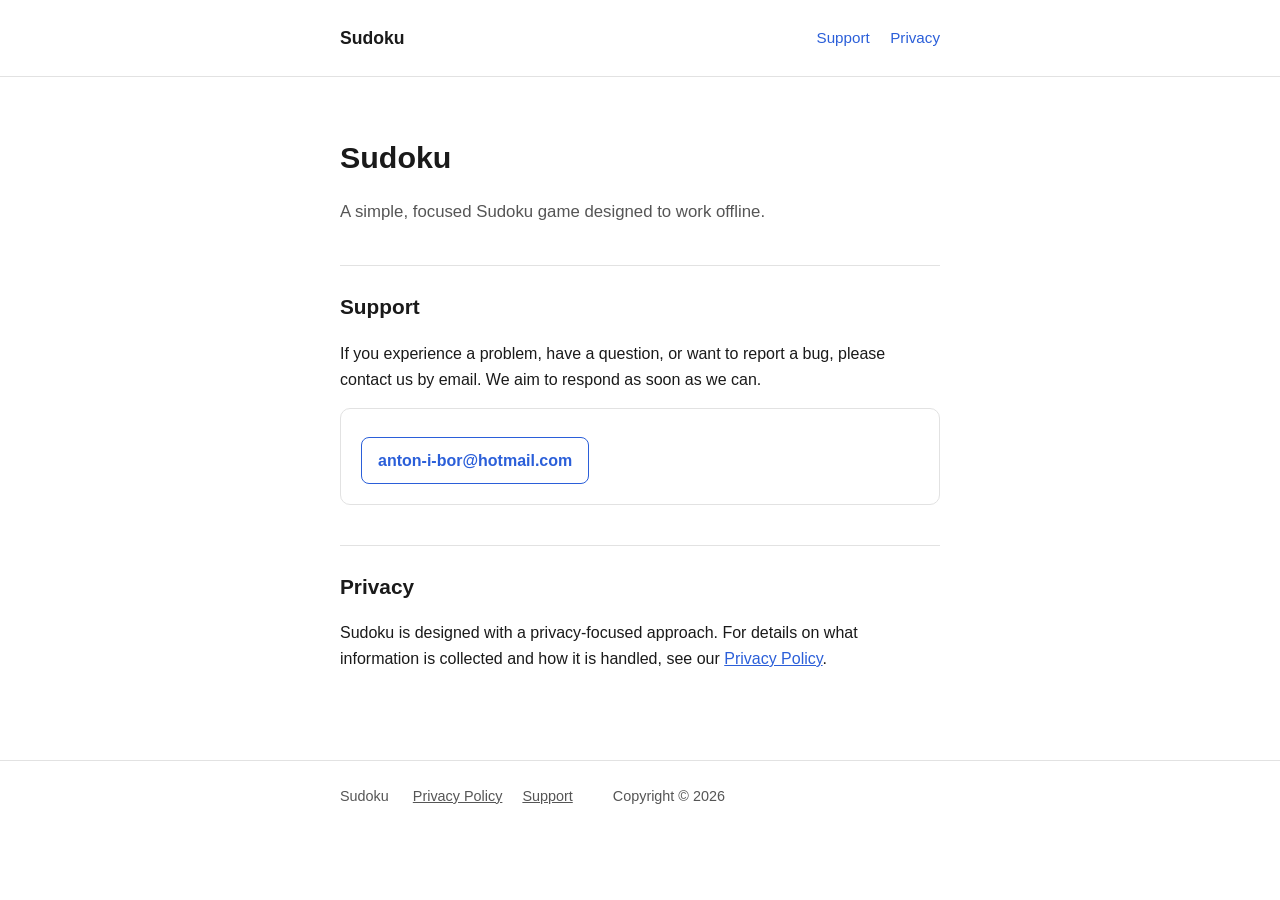
<file: index.html>
<!DOCTYPE html>
<html lang="en">
<head>
<meta charset="UTF-8">
<meta name="viewport" content="width=device-width, initial-scale=1">
<title>Sudoku — Support</title>
<meta name="description" content="Support and contact information for the Sudoku app, a simple, focused Sudoku game designed to work offline.">
<link rel="canonical" href="https://KlasseBrasse.github.io/sudoku-support/">
<link rel="stylesheet" href="style.css">
</head>
<body>
<header class="site-header">
  <div class="wrap">
    <a class="brand" href="index.html">Sudoku</a>
    <nav class="site-nav" aria-label="Primary">
      <a href="index.html">Support</a>
      <a href="privacy.html">Privacy</a>
    </nav>
  </div>
</header>

<main>
  <div class="wrap">
    <h1>Sudoku</h1>
    <p class="lead">A simple, focused Sudoku game designed to work offline.</p>

    <h2 id="support">Support</h2>
    <p>
      If you experience a problem, have a question, or want to report a bug,
      please contact us by email. We aim to respond as soon as we can.
    </p>
    <div class="card">
      <a class="email-link" href="mailto:anton-i-bor@hotmail.com">anton-i-bor@hotmail.com</a>
    </div>

    <h2 id="privacy">Privacy</h2>
    <p>
      Sudoku is designed with a privacy-focused approach. For details on what
      information is collected and how it is handled, see our
      <a href="privacy.html">Privacy Policy</a>.
    </p>
  </div>
</main>

<footer class="site-footer">
  <div class="wrap">
    <span>Sudoku</span>
    <nav aria-label="Footer">
      <a href="privacy.html">Privacy Policy</a>
      <a href="index.html#support">Support</a>
    </nav>
    <span>Copyright © 2026</span>
  </div>
</footer>
</body>
</html>
</file>
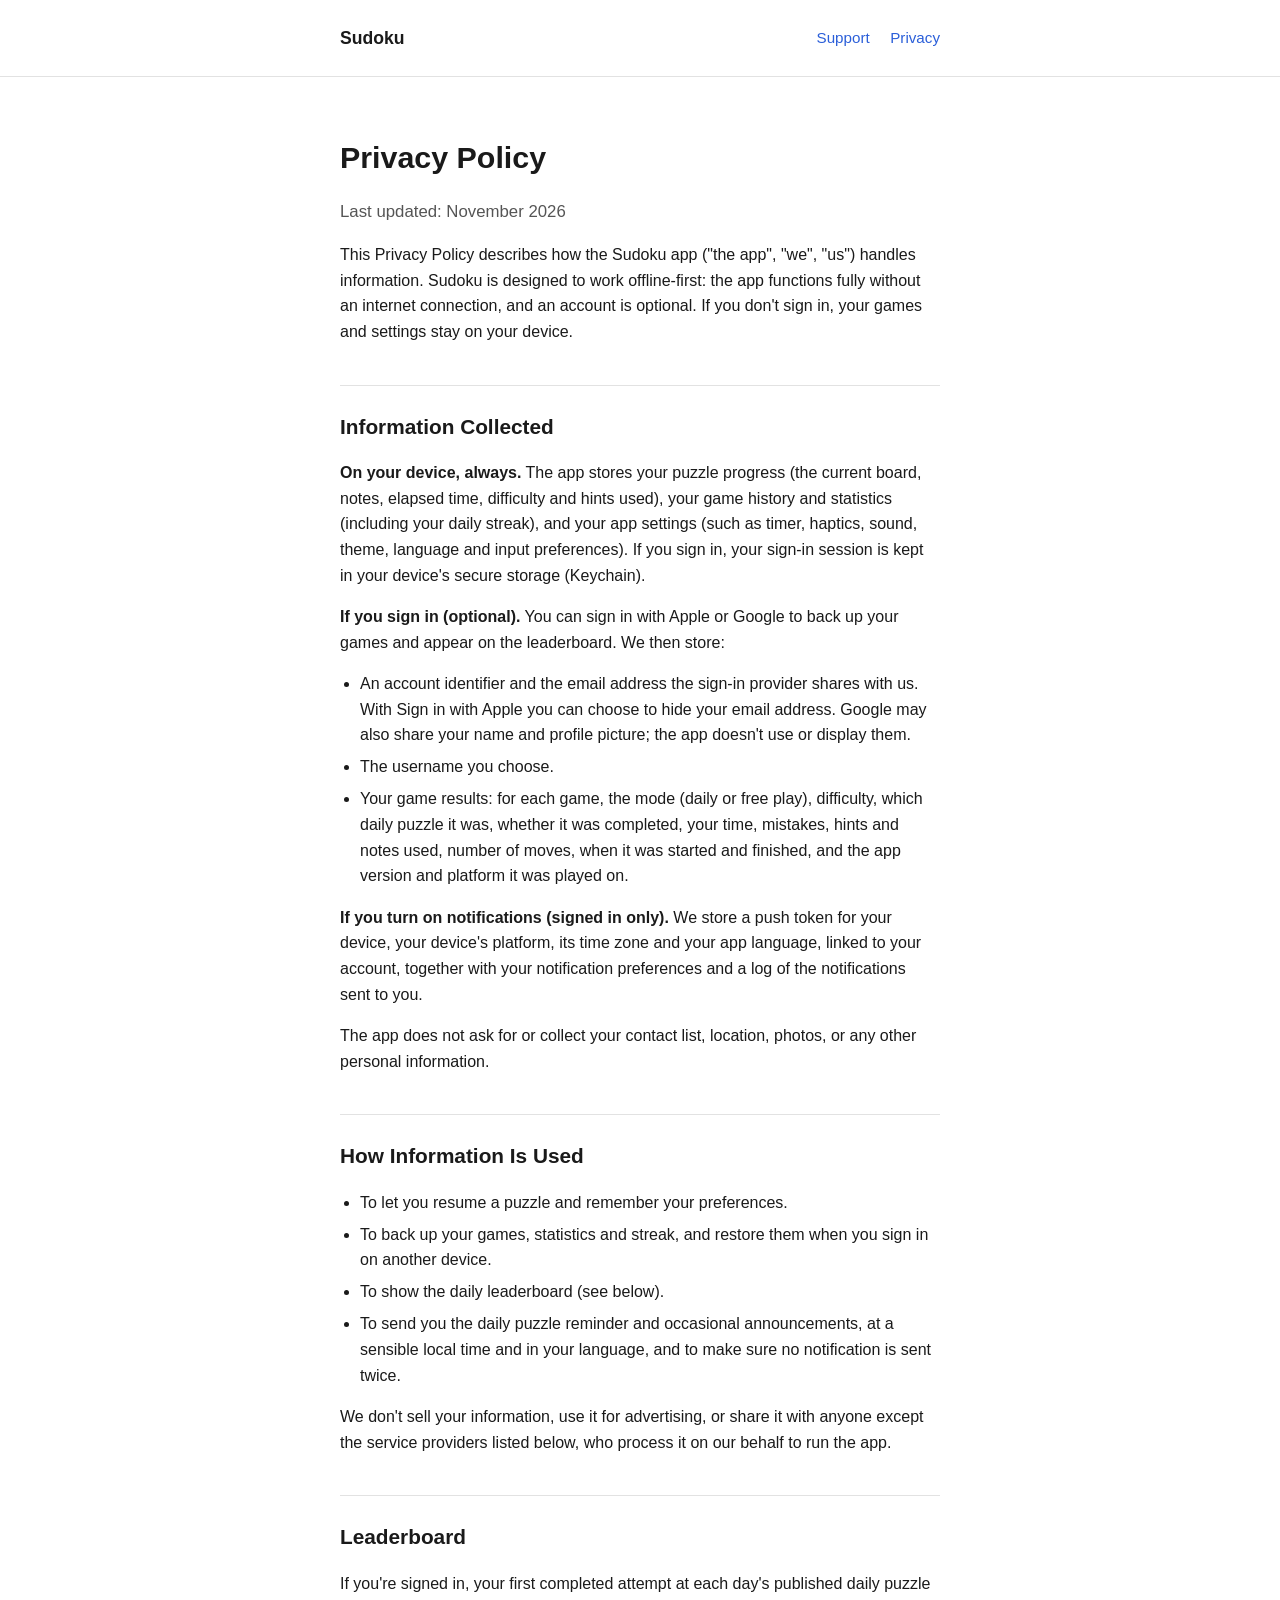
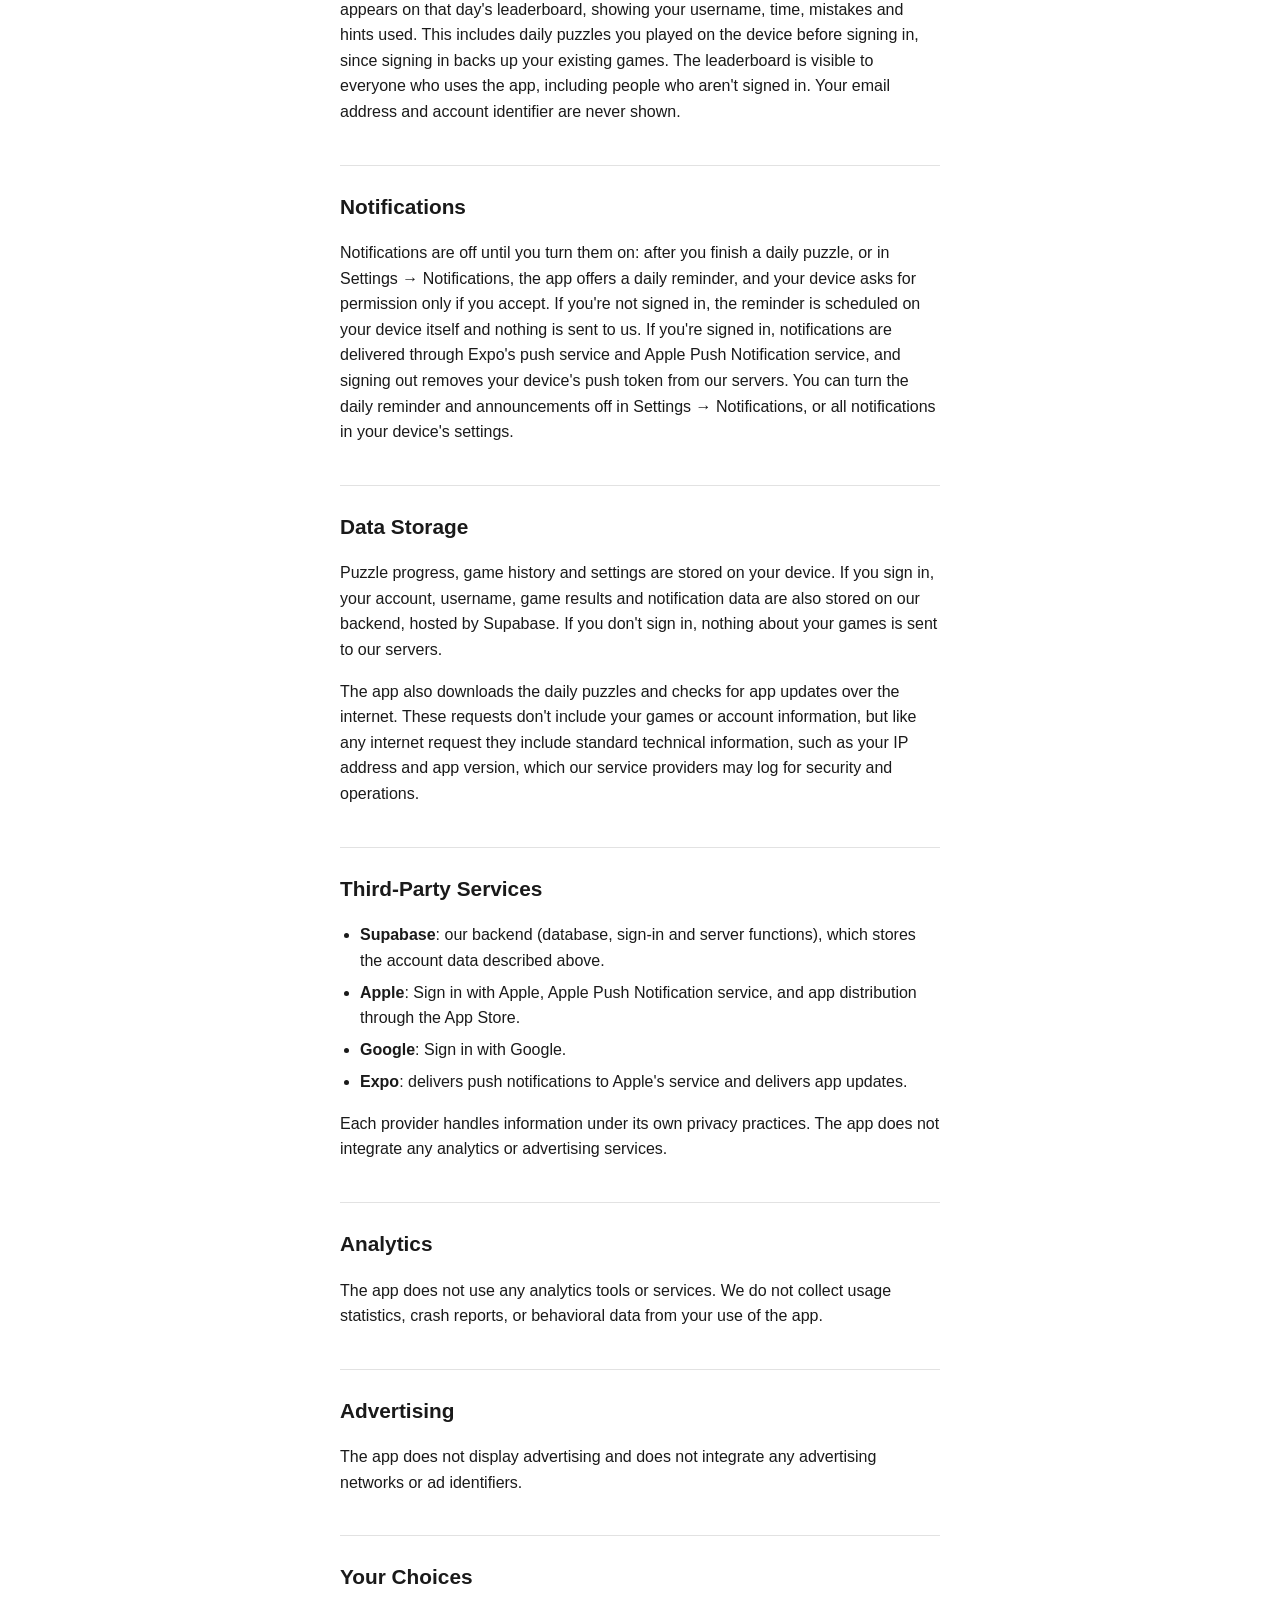
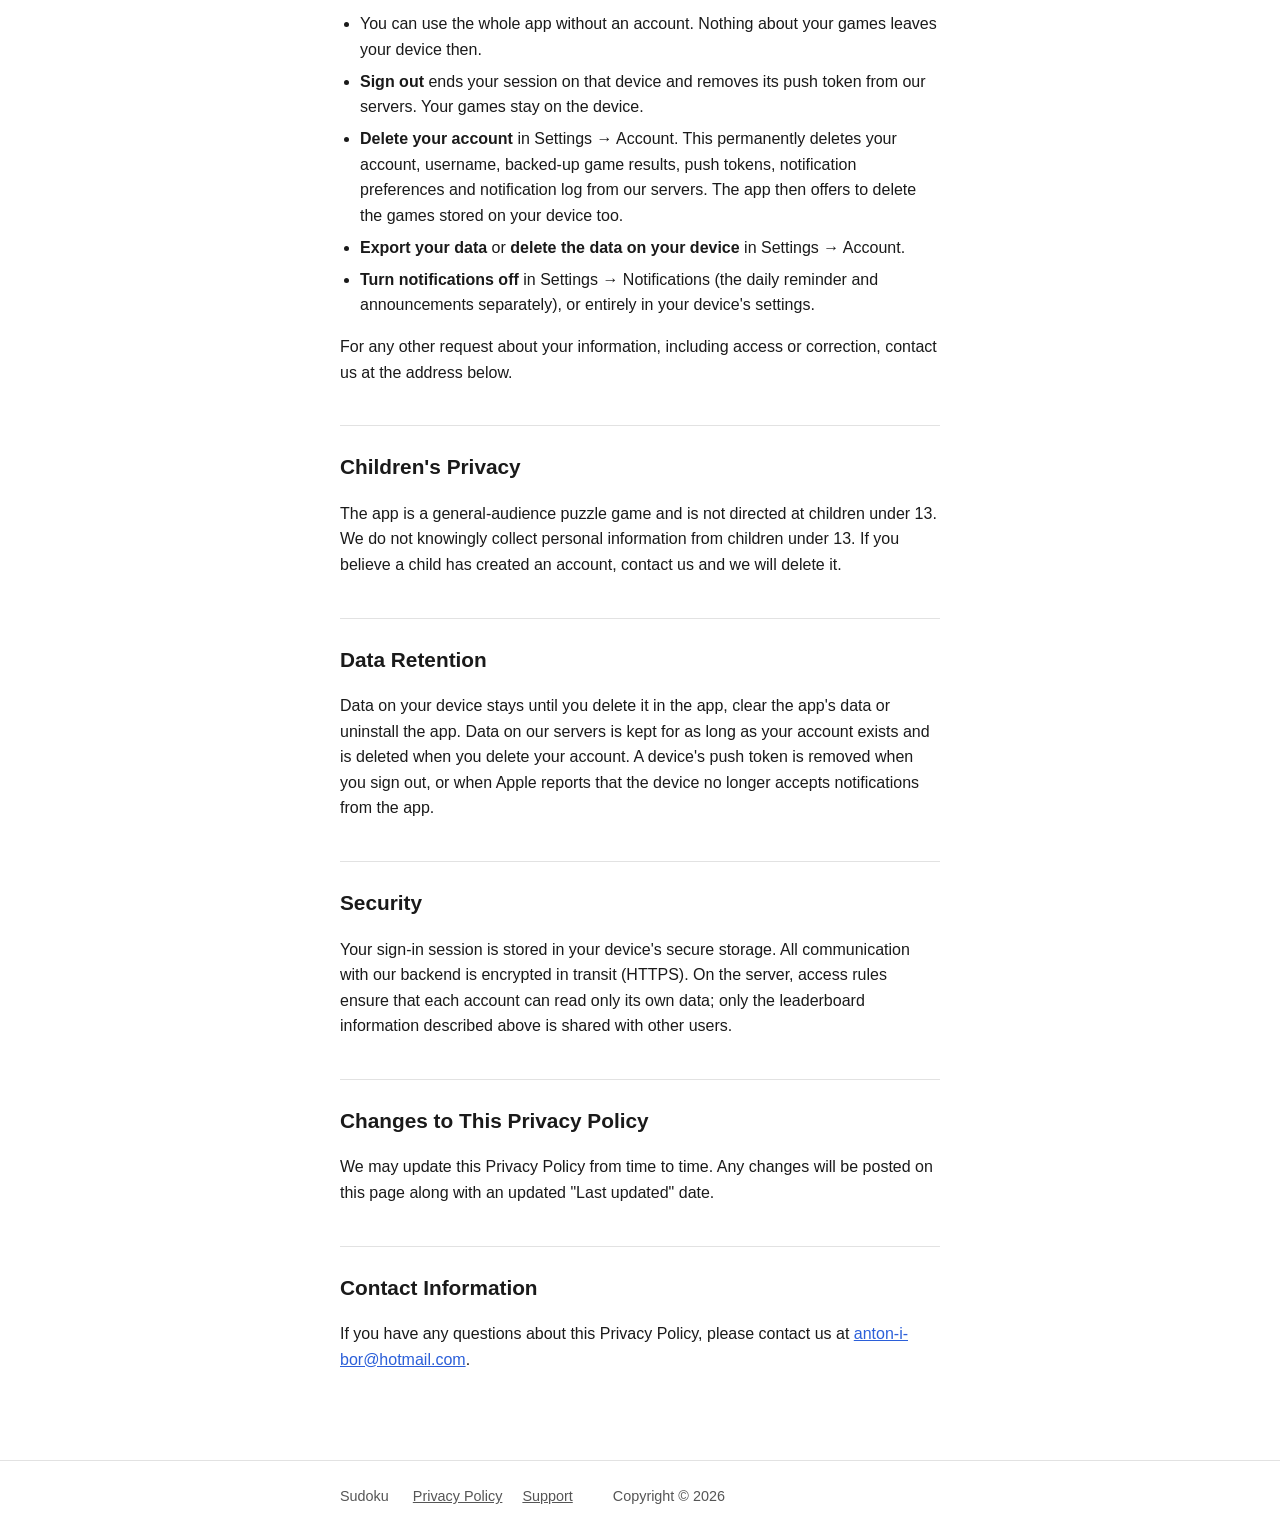
<file: privacy.html>
<!DOCTYPE html>
<html lang="en">
<head>
<meta charset="UTF-8">
<meta name="viewport" content="width=device-width, initial-scale=1">
<title>Sudoku — Privacy Policy</title>
<meta name="description" content="Privacy Policy for the Sudoku app.">
<link rel="canonical" href="https://KlasseBrasse.github.io/sudoku-support/privacy.html">
<link rel="stylesheet" href="style.css">
</head>
<body>
<header class="site-header">
  <div class="wrap">
    <a class="brand" href="index.html">Sudoku</a>
    <nav class="site-nav" aria-label="Primary">
      <a href="index.html">Support</a>
      <a href="privacy.html">Privacy</a>
    </nav>
  </div>
</header>

<main>
  <div class="wrap">
    <h1>Privacy Policy</h1>
    <p class="lead">Last updated: November 2026</p>

    <p>
      This Privacy Policy describes how the Sudoku app ("the app", "we", "us")
      handles information. Sudoku is designed to work offline-first: the app
      functions fully without an internet connection, and an account is
      optional. If you don't sign in, your games and settings stay on your
      device.
    </p>

    <h2>Information Collected</h2>
    <p><strong>On your device, always.</strong>
      The app stores your puzzle progress (the current board, notes, elapsed
      time, difficulty and hints used), your game history and statistics
      (including your daily streak), and your app settings (such as timer,
      haptics, sound, theme, language and input preferences). If you sign in,
      your sign-in session is kept in your device's secure storage (Keychain).
    </p>
    <p><strong>If you sign in (optional).</strong>
      You can sign in with Apple or Google to back up your games and appear
      on the leaderboard. We then store:
    </p>
    <ul>
      <li>
        An account identifier and the email address the sign-in provider
        shares with us. With Sign in with Apple you can choose to hide your
        email address. Google may also share your name and profile picture;
        the app doesn't use or display them.
      </li>
      <li>The username you choose.</li>
      <li>
        Your game results: for each game, the mode (daily or free play),
        difficulty, which daily puzzle it was, whether it was completed, your
        time, mistakes, hints and notes used, number of moves, when it was
        started and finished, and the app version and platform it was played
        on.
      </li>
    </ul>
    <p><strong>If you turn on notifications (signed in only).</strong>
      We store a push token for your device, your device's platform, its
      time zone and your app language, linked to your account, together with
      your notification preferences and a log of the notifications sent to
      you.
    </p>
    <p>
      The app does not ask for or collect your contact list, location,
      photos, or any other personal information.
    </p>

    <h2>How Information Is Used</h2>
    <ul>
      <li>To let you resume a puzzle and remember your preferences.</li>
      <li>
        To back up your games, statistics and streak, and restore them when
        you sign in on another device.
      </li>
      <li>To show the daily leaderboard (see below).</li>
      <li>
        To send you the daily puzzle reminder and occasional announcements,
        at a sensible local time and in your language, and to make sure no
        notification is sent twice.
      </li>
    </ul>
    <p>
      We don't sell your information, use it for advertising, or share it
      with anyone except the service providers listed below, who process it
      on our behalf to run the app.
    </p>

    <h2>Leaderboard</h2>
    <p>
      If you're signed in, your first completed attempt at each day's
      published daily puzzle appears on that day's leaderboard, showing your
      username, time, mistakes and hints used. This includes daily puzzles
      you played on the device before signing in, since signing in backs up
      your existing games. The leaderboard is visible to
      everyone who uses the app, including people who aren't signed in. Your
      email address and account identifier are never shown.
    </p>

    <h2>Notifications</h2>
    <p>
      Notifications are off until you turn them on: after you finish a daily
      puzzle, or in Settings &rarr; Notifications, the app offers a daily
      reminder, and your device asks for permission only if you accept. If
      you're not signed in, the reminder is scheduled on your device itself
      and nothing is sent to us. If you're signed in, notifications are
      delivered through Expo's push service and Apple Push Notification
      service, and signing out removes your device's push token from our
      servers. You can turn the daily reminder and announcements off in
      Settings &rarr; Notifications, or all notifications in your device's
      settings.
    </p>

    <h2>Data Storage</h2>
    <p>
      Puzzle progress, game history and settings are stored on your device.
      If you sign in, your account, username, game results and notification
      data are also stored on our backend, hosted by Supabase. If you don't
      sign in, nothing about your games is sent to our servers.
    </p>
    <p>
      The app also downloads the daily puzzles and checks for app updates
      over the internet. These requests don't include your games or account
      information, but like any internet request they include standard
      technical information, such as your IP address and app version, which
      our service providers may log for security and operations.
    </p>

    <h2>Third-Party Services</h2>
    <ul>
      <li>
        <strong>Supabase</strong>: our backend (database, sign-in and server
        functions), which stores the account data described above.
      </li>
      <li>
        <strong>Apple</strong>: Sign in with Apple, Apple Push Notification
        service, and app distribution through the App Store.
      </li>
      <li><strong>Google</strong>: Sign in with Google.</li>
      <li>
        <strong>Expo</strong>: delivers push notifications to Apple's service
        and delivers app updates.
      </li>
    </ul>
    <p>
      Each provider handles information under its own privacy practices.
      The app does not integrate any analytics or advertising services.
    </p>

    <h2>Analytics</h2>
    <p>
      The app does not use any analytics tools or services. We do not
      collect usage statistics, crash reports, or behavioral data from your
      use of the app.
    </p>

    <h2>Advertising</h2>
    <p>
      The app does not display advertising and does not integrate any
      advertising networks or ad identifiers.
    </p>

    <h2>Your Choices</h2>
    <ul>
      <li>
        You can use the whole app without an account. Nothing about your
        games leaves your device then.
      </li>
      <li>
        <strong>Sign out</strong> ends your session on that device and
        removes its push token from our servers. Your games stay on the
        device.
      </li>
      <li>
        <strong>Delete your account</strong> in Settings &rarr; Account. This
        permanently deletes your account, username, backed-up game results,
        push tokens, notification preferences and notification log from our
        servers. The app then offers to delete the games stored on your
        device too.
      </li>
      <li>
        <strong>Export your data</strong> or <strong>delete the data on your
        device</strong> in Settings &rarr; Account.
      </li>
      <li>
        <strong>Turn notifications off</strong> in Settings &rarr;
        Notifications (the daily reminder and announcements separately), or
        entirely in your device's settings.
      </li>
    </ul>
    <p>
      For any other request about your information, including access or
      correction, contact us at the address below.
    </p>

    <h2>Children's Privacy</h2>
    <p>
      The app is a general-audience puzzle game and is not directed at
      children under 13. We do not knowingly collect personal information
      from children under 13. If you believe a child has created an account,
      contact us and we will delete it.
    </p>

    <h2>Data Retention</h2>
    <p>
      Data on your device stays until you delete it in the app, clear the
      app's data or uninstall the app. Data on our servers is kept for as
      long as your account exists and is deleted when you delete your
      account. A device's push token is removed when you sign out, or when
      Apple reports that the device no longer accepts notifications from
      the app.
    </p>

    <h2>Security</h2>
    <p>
      Your sign-in session is stored in your device's secure storage. All
      communication with our backend is encrypted in transit (HTTPS). On the
      server, access rules ensure that each account can read only its own
      data; only the leaderboard information described above is shared with
      other users.
    </p>

    <h2>Changes to This Privacy Policy</h2>
    <p>
      We may update this Privacy Policy from time to time. Any changes will
      be posted on this page along with an updated "Last updated" date.
    </p>

    <h2>Contact Information</h2>
    <p>
      If you have any questions about this Privacy Policy, please contact us at
      <a href="mailto:anton-i-bor@hotmail.com">anton-i-bor@hotmail.com</a>.
    </p>
  </div>
</main>

<footer class="site-footer">
  <div class="wrap">
    <span>Sudoku</span>
    <nav aria-label="Footer">
      <a href="privacy.html">Privacy Policy</a>
      <a href="index.html#support">Support</a>
    </nav>
    <span>Copyright © 2026</span>
  </div>
</footer>
</body>
</html>
</file>
<file: style.css>
:root {
  color-scheme: light dark;
  --bg: #ffffff;
  --fg: #1a1a1a;
  --muted: #555555;
  --border: #e2e2e2;
  --accent: #2b5fd9;
  --accent-fg: #ffffff;
}

@media (prefers-color-scheme: dark) {
  :root {
    --bg: #121212;
    --fg: #f0f0f0;
    --muted: #b3b3b3;
    --border: #2e2e2e;
    --accent: #6fa1ff;
    --accent-fg: #0a0a0a;
  }
}

* {
  box-sizing: border-box;
}

html {
  -webkit-text-size-adjust: 100%;
}

body {
  margin: 0;
  background: var(--bg);
  color: var(--fg);
  font-family: -apple-system, BlinkMacSystemFont, "Segoe UI", Roboto, Helvetica, Arial, sans-serif;
  line-height: 1.6;
}

a {
  color: var(--accent);
}

a:focus-visible,
button:focus-visible {
  outline: 3px solid var(--accent);
  outline-offset: 2px;
}

header.site-header {
  border-bottom: 1px solid var(--border);
}

.wrap {
  max-width: 640px;
  margin: 0 auto;
  padding: 1.5rem 1.25rem;
}

.site-header .wrap {
  display: flex;
  align-items: center;
  justify-content: space-between;
  gap: 1rem;
}

.brand {
  font-weight: 700;
  font-size: 1.1rem;
  text-decoration: none;
  color: var(--fg);
}

nav.site-nav a {
  margin-left: 1rem;
  text-decoration: none;
  font-size: 0.95rem;
}

nav.site-nav a:hover {
  text-decoration: underline;
}

main {
  padding: 2rem 0 3rem;
}

h1 {
  font-size: 1.9rem;
  margin: 0 0 0.5rem;
}

h2 {
  font-size: 1.3rem;
  margin-top: 2.5rem;
  border-top: 1px solid var(--border);
  padding-top: 1.5rem;
}

p.lead {
  color: var(--muted);
  font-size: 1.05rem;
}

.card {
  border: 1px solid var(--border);
  border-radius: 10px;
  padding: 1.25rem;
  margin-top: 1rem;
}

.email-link {
  display: inline-block;
  font-weight: 600;
  padding: 0.6rem 1rem;
  border: 1px solid var(--accent);
  border-radius: 8px;
  text-decoration: none;
  margin-top: 0.5rem;
}

.email-link:hover {
  background: var(--accent);
  color: var(--accent-fg);
}

.placeholder-note {
  font-size: 0.85rem;
  color: var(--muted);
  margin-top: 0.5rem;
}

footer.site-footer {
  border-top: 1px solid var(--border);
}

footer.site-footer .wrap {
  display: flex;
  flex-wrap: wrap;
  gap: 0.75rem 1.5rem;
  align-items: center;
  font-size: 0.9rem;
  color: var(--muted);
}

footer.site-footer a {
  color: var(--muted);
}

footer.site-footer nav a {
  margin-right: 1rem;
}

ul {
  padding-left: 1.25rem;
}

li {
  margin-bottom: 0.4rem;
}
</file>
